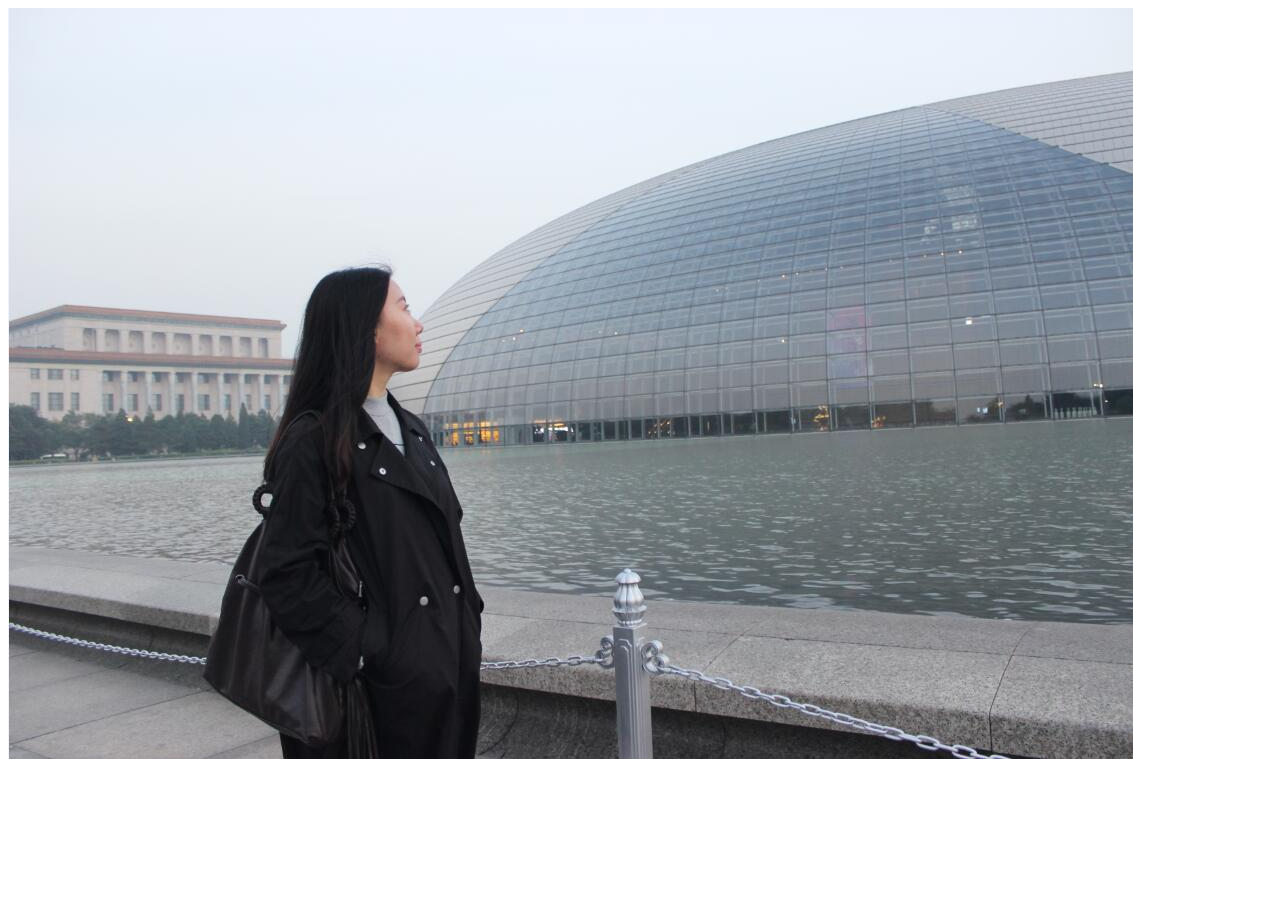
<file: 123.html>
<html>
<body>


<img
src="/images/one.jpg"
border="0" usemap="#planetmap"
alt="Planets" />

<map name="planetmap" id="planetmap">

<area
shape="circle"
coords="180,139,14"
href ="/images/one1.jpg"
target ="_blank"
alt="Venus" />

<area
shape="circle"
coords="129,161,10"
href ="/images/two.jpg"
target ="_blank"
alt="Mercury" />

<area
shape="rect"
coords="0,0,110,260"
href ="/images/two1.jpg"
target ="_blank"
alt="Sun" />

</map>

</body>
</html>
</file>
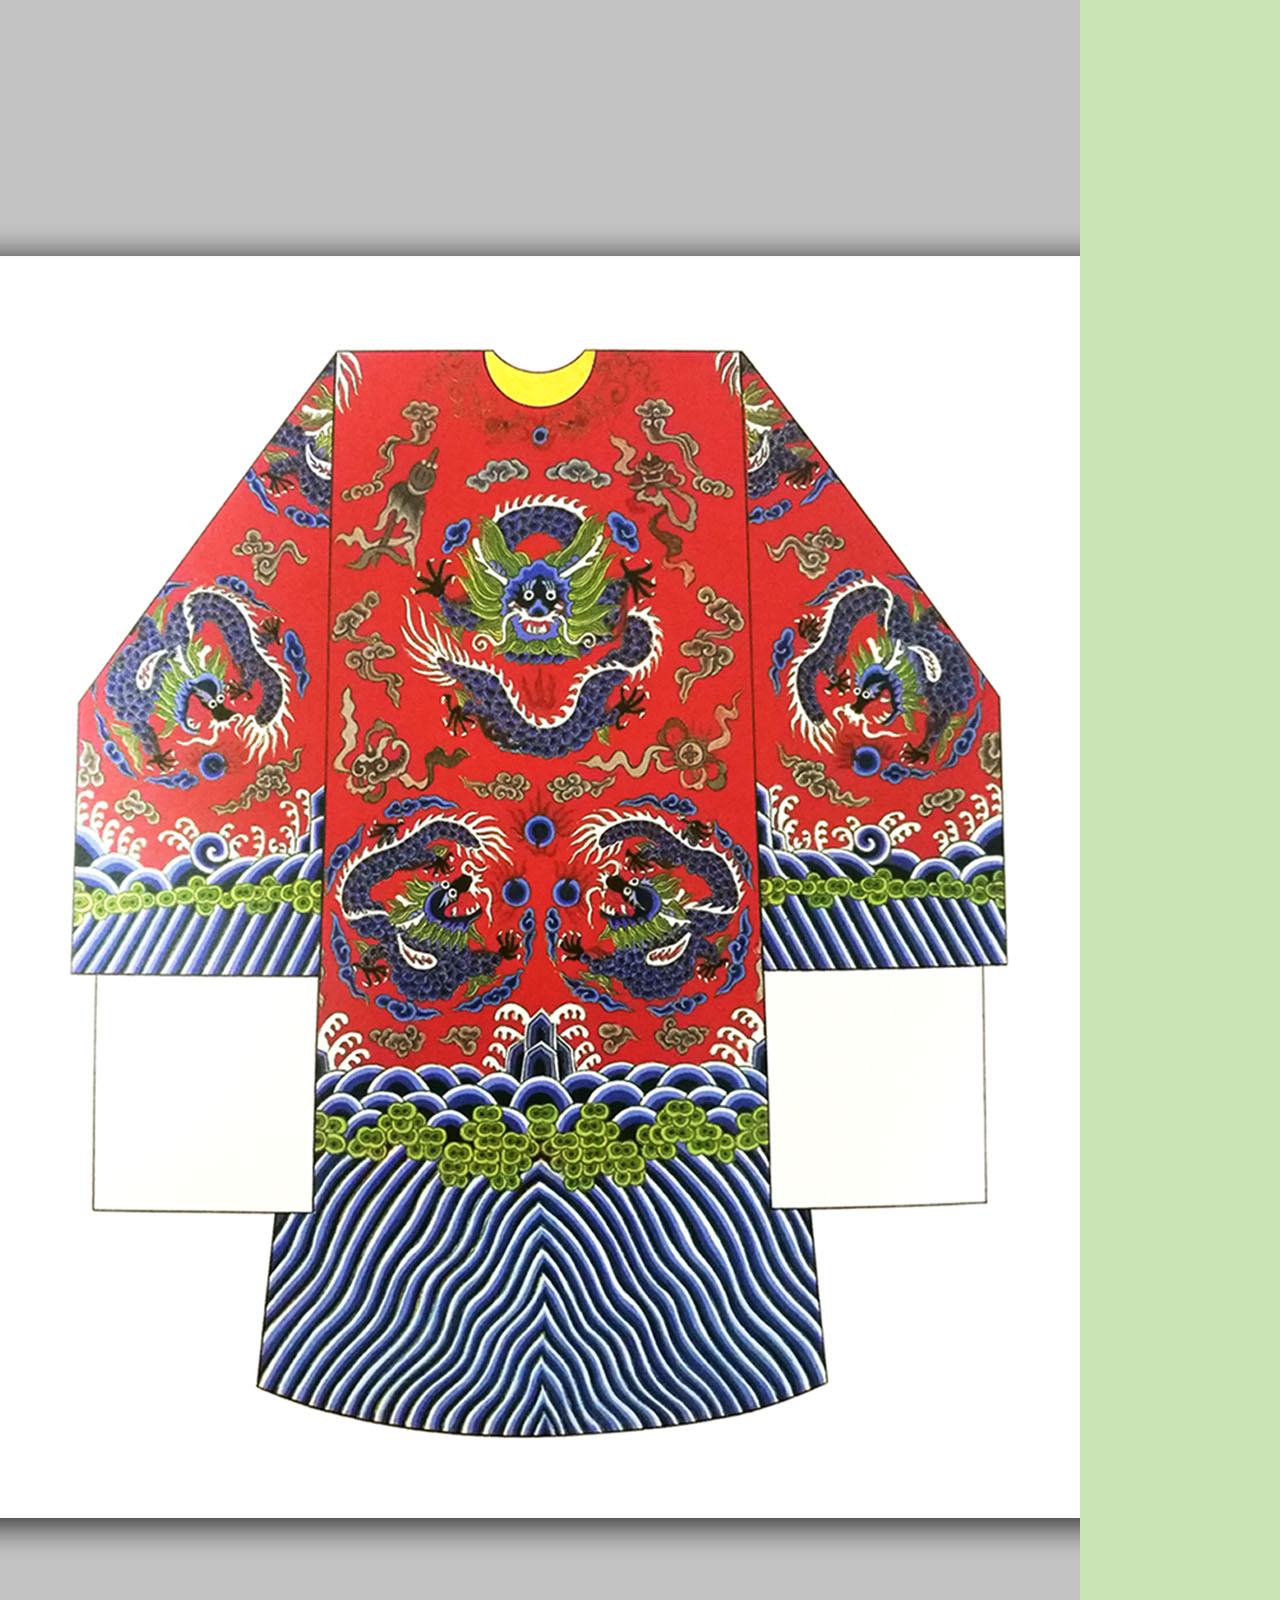
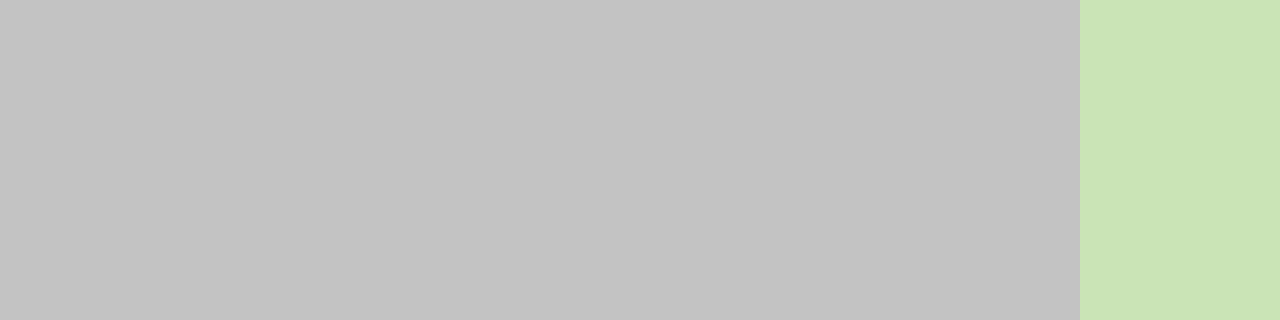
<file: grateful/caixiushituan.html>
<html lang=zh-cmn-Hans class="no-js">
<head>
<meta http-equiv="Content-Type" content="text/html; charset=utf-8" />
<meta http-equiv="X-UA-Compatible" content="IE=edge">
<meta name="viewport" content="width=device-width, initial-scale=1">
<title>彩绣十团龙红色蟒袍</title>

<link rel="stylesheet" type="text/css" href="css/normalize.css" />
<link rel="stylesheet" type="text/css" href="css/demo.css" />
<link rel="stylesheet" type="text/css" href="css/dialog.css" />

<link rel="stylesheet" type="text/css" href="css/dialog-jamie.css" />
<style type="text/css">
body,td,th {
	font-family: Raleway, Arial, sans-serif;
}
</style>
<script type="text/javascript" src="js/snap.svg-min.js"></script>
<script type="text/javascript" src="js/modernizr.custom.js"></script>

</head>
<body>

<img
src="\grateful\images\caixiushituan.jpg"
border="0" usemap="#planetmap"
alt="Planets" />

<map name="planetmap" id="planetmap">

<area
shape="rect"
coords="345,389,431,553"
onclick="picOne()"
data-dialog="picOnedialog"
target ="_blank"
alt="Venus" />

<area
shape="rect"
coords="433,511,675,745"
onclick="picTwo()"
data-dialog2="picTwodialog"
target ="_blank"
alt="Venus" />

<area
shape="rect"
coords="325,810,515,1000"
onclick="picThree()"
data-dialog3="picThreedialog"
target ="_blank"
alt="Venus" />

<area
shape="rect"
coords="280,1080,825,1400"
onclick="picFour()"
data-dialog4="picFourdialog"
target ="_blank"
alt="Venus" />


</map>

	<div id="picOnedialog" class="dialog">
		<div class="dialog__overlay"></div>
		<div class="dialog__content">
			<div class="morph-shape" data-morph-open="M33,0h41c0,0,0,9.871,0,29.871C74,49.871,74,60,74,60H32.666h-0.125H6c0,0,0-10,0-30S6,0,6,0H33" data-morph-close="M33,0h41c0,0-5,9.871-5,29.871C69,49.871,74,60,74,60H32.666h-0.125H6c0,0-5-10-5-30S6,0,6,0H33">
				<svg xmlns="http://www.w3.org/2000/svg" width="100%" height="100%" viewBox="0 0 80 60" preserveAspectRatio="none">
					<path d="M33,0h41c0,0-5,9.871-5,29.871C69,49.871,74,60,74,60H32.666h-0.125H6c0,0-5-10-5-30S6,0,6,0H33"></path>
				</svg>
			</div>
			<div class="dialog-inner">
				<h1>八吉祥（花、罐、鱼、肠、轮、螺、伞、盖）</h1><div><button class="action" data-dialog-close>关闭</button></div>
			</div>
		</div>
	</div>
	
	<div id="picTwodialog" class="dialog">
		<div class="dialog__overlay"></div>
		<div class="dialog__content">
			<div class="morph-shape" data-morph-open="M33,0h41c0,0,0,9.871,0,29.871C74,49.871,74,60,74,60H32.666h-0.125H6c0,0,0-10,0-30S6,0,6,0H33" data-morph-close="M33,0h41c0,0-5,9.871-5,29.871C69,49.871,74,60,74,60H32.666h-0.125H6c0,0-5-10-5-30S6,0,6,0H33">
				<svg xmlns="http://www.w3.org/2000/svg" width="100%" height="100%" viewBox="0 0 80 60" preserveAspectRatio="none">
					<path d="M33,0h41c0,0-5,9.871-5,29.871C69,49.871,74,60,74,60H32.666h-0.125H6c0,0-5-10-5-30S6,0,6,0H33"></path>
				</svg>
			</div>
			<div class="dialog-inner" >
				<h1>坐龙，传统寓意纹样。是中国常见的龙纹之一，取其作蹲坐之态而得名。</h1><div><button class="action" data-dialog-close>关闭</button></div>
			</div>
		</div>
	</div>
    
    	<div id="picThreedialog" class="dialog">
		<div class="dialog__overlay"></div>
		<div class="dialog__content">
			<div class="morph-shape" data-morph-open="M33,0h41c0,0,0,9.871,0,29.871C74,49.871,74,60,74,60H32.666h-0.125H6c0,0,0-10,0-30S6,0,6,0H33" data-morph-close="M33,0h41c0,0-5,9.871-5,29.871C69,49.871,74,60,74,60H32.666h-0.125H6c0,0-5-10-5-30S6,0,6,0H33">
				<svg xmlns="http://www.w3.org/2000/svg" width="100%" height="100%" viewBox="0 0 80 60" preserveAspectRatio="none">
					<path d="M33,0h41c0,0-5,9.871-5,29.871C69,49.871,74,60,74,60H32.666h-0.125H6c0,0-5-10-5-30S6,0,6,0H33"></path>
				</svg>
			</div>
			<div class="dialog-inner" >
				<h1>行龙纹是传统寓意纹样，龙纹的一种。表现龙的行走之态，故名“走龙”。</h1><div><button class="action" data-dialog-close>关闭</button></div>
			</div>
		</div>
	</div>
    
    	<div id="" class="dialog">
		<div class="dialog__overlay"></div>
		<div class="dialog__content">
			<div class="morph-shape" data-morph-open="M33,0h41c0,0,0,9.871,0,29.871C74,49.871,74,60,74,60H32.666h-0.125H6c0,0,0-10,0-30S6,0,6,0H33" data-morph-close="M33,0h41c0,0-5,9.871-5,29.871C69,49.871,74,60,74,60H32.666h-0.125H6c0,0-5-10-5-30S6,0,6,0H33">
				<svg xmlns="http://www.w3.org/2000/svg" width="100%" height="100%" viewBox="0 0 80 60" preserveAspectRatio="none">
					<path d="M33,0h41c0,0-5,9.871-5,29.871C69,49.871,74,60,74,60H32.666h-0.125H6c0,0-5-10-5-30S6,0,6,0H33"></path>
				</svg>
			</div>
			<div class="dialog-inner" >
				<h1>龙袍、蟒袍下端斜向排列的线条称“水脚”。水脚上有波涛翻滚的水浪，水浪之上又立有山石宝物，俗称为“江牙海水”。</h1><div><button class="action" data-dialog-close>关闭</button></div>
			</div>
		</div>
	</div>
    
    	<div id="picFourdialog" class="dialog">
		<div class="dialog__overlay"></div>
		<div class="dialog__content">
			<div class="morph-shape" data-morph-open="M199.5,100c0,54.955-44.768,99.5-100,99.5s-100-44.545-100-99.5c0-54.956,44.769-99.5,100-99.5
S199.5,45.044,199.5,100z">
				<svg xmlns="http://www.w3.org/2000/svg" width="100%" height="100%" viewBox="0 0 200 200" preserveAspectRatio="xMidYMid meet">
					<path d="M199.5,100c0,0.552-44.768,1-100,1s-100-0.448-100-1s44.769-1,100-1S199.5,99.448,199.5,100z"></path>
				</svg>
			</div>
			<div class="dialog-inner">
				<h1>龙袍、蟒袍下端斜向排列的线条称“水脚”。水脚上有波涛翻滚的水浪，水浪之上又立有山石宝物，俗称为“江牙海水”</h1><div><button class="action" data-dialog-close>关闭</button></div>
			</div>
		</div>
	</div>
    
    


<script type="text/javascript" src="js/classie.js" charset="utf-8"></script>
<script type="text/javascript" src="js/dialogFx.js" charset="utf-8"></script>
<script type="text/javascript">
(function picOne() {

	var dlgtrigger = document.querySelector( '[data-dialog]' ),

		picOnedialog = document.getElementById( dlgtrigger.getAttribute( 'data-dialog' ) ),
		// svg..
		morphEl = picOnedialog.querySelector( '.morph-shape' ),
		s = Snap( morphEl.querySelector( 'svg' ) ),
		path = s.select( 'path' ),
		steps = { 
			open : morphEl.getAttribute( 'data-morph-open' ),
			close : morphEl.getAttribute( 'data-morph-close' )
		},
		dlg = new DialogFx( picOnedialog, {
			onOpenDialog : function( instance ) {
				// animate path
				setTimeout(function() {
					path.stop().animate( { 'path' : steps.open }, 1500, mina.elastic );
				}, 250 );
			},
			onCloseDialog : function( instance ) {
				// animate path
				path.stop().animate( { 'path' : steps.close }, 250, mina.easeout );
			}
		} );

	dlgtrigger.addEventListener( 'click', dlg.toggle.bind(dlg) );

})();

(function picTwo() {

	var dlgtrigger = document.querySelector( '[data-dialog2]' ),

		picTwodialog = document.getElementById( dlgtrigger.getAttribute( 'data-dialog2' ) ),
		// svg..
		morphEl = picTwodialog.querySelector( '.morph-shape' ),
		s = Snap( morphEl.querySelector( 'svg' ) ),
		path = s.select( 'path' ),
		steps = { 
			open : morphEl.getAttribute( 'data-morph-open' ),
			close : morphEl.getAttribute( 'data-morph-close' )
		},
		dlg = new DialogFx( picTwodialog, {
			onOpenDialog : function( instance ) {
				// animate path
				setTimeout(function() {
					path.stop().animate( { 'path' : steps.open }, 1500, mina.elastic );
				}, 250 );
			},
			onCloseDialog : function( instance ) {
				// animate path
				path.stop().animate( { 'path' : steps.close }, 250, mina.easeout );
			}
		} );

	dlgtrigger.addEventListener( 'click', dlg.toggle.bind(dlg) );

})();


(function picThree() {

	var dlgtrigger = document.querySelector( '[data-dialog3]' ),

		picThreedialog = document.getElementById( dlgtrigger.getAttribute( 'data-dialog3' ) ),
		// svg..
		morphEl = picThreedialog.querySelector( '.morph-shape' ),
		s = Snap( morphEl.querySelector( 'svg' ) ),
		path = s.select( 'path' ),
		steps = { 
			open : morphEl.getAttribute( 'data-morph-open' ),
			close : morphEl.getAttribute( 'data-morph-close' )
		},
		dlg = new DialogFx( picThreedialog, {
			onOpenDialog : function( instance ) {
				// animate path
				setTimeout(function() {
					path.stop().animate( { 'path' : steps.open }, 1500, mina.elastic );
				}, 250 );
			},
			onCloseDialog : function( instance ) {
				// animate path
				path.stop().animate( { 'path' : steps.close }, 250, mina.easeout );
			}
		} );

	dlgtrigger.addEventListener( 'click', dlg.toggle.bind(dlg) );

})();


(function () {

	var dlgtrigger = document.querySelector( '[data-dialog4]' ),

		picFourdialog = document.getElementById( dlgtrigger.getAttribute( 'data-dialog4' ) ),
		// svg..
		morphEl = picFourdialog.querySelector( '.morph-shape' ),
		s = Snap( morphEl.querySelector( 'svg' ) ),
		path = s.select( 'path' ),
		steps = { 
			open : morphEl.getAttribute( 'data-morph-open' ),
			close : morphEl.getAttribute( 'data-morph-close' )
		},
		dlg = new DialogFx( picFourdialog, {
			onOpenDialog : function( instance ) {
				// animate path
				setTimeout(function() {
					path.stop().animate( { 'path' : steps.open }, 1500, mina.elastic );
				}, 250 );
			},
			onCloseDialog : function( instance ) {
				// animate path
				path.stop().animate( { 'path' : steps.close }, 250, mina.easeout );
			}
		} );

	dlgtrigger.addEventListener( 'click', dlg.toggle.bind(dlg) );

})();

(function picFour() {

	var dlgtrigger = document.querySelector( '[data-dialog4]' ),

		picFourdialog = document.getElementById( dlgtrigger.getAttribute( 'data-dialog4' ) ),
		// svg..
		morphEl = picFourdialog.querySelector( '.morph-shape' ),
		s = Snap( morphEl.querySelector( 'svg' ) ),
		path = s.select( 'path' ),
		initialPath = path.attr('d'),
		steps = { 
			open : morphEl.getAttribute( 'data-morph-open' )
		},
		dlg = new DialogFx( picFourdialog, {
			onOpenDialog : function( instance ) {
				// reset path
				morphEl.querySelector( 'svg > path' ).setAttribute( 'd', initialPath );
				// animate path
				path.stop().animate( { 'path' : steps.open }, 300, mina.easein );
			}
		} );

	dlgtrigger.addEventListener( 'click', dlg.toggle.bind(dlg) );

})();
</script>

</script>

<audio hidden="hidden" src="\grateful\music\ganlusi.mp3"  autoplay="autoplay" controls />
</body>
</html>
</file>
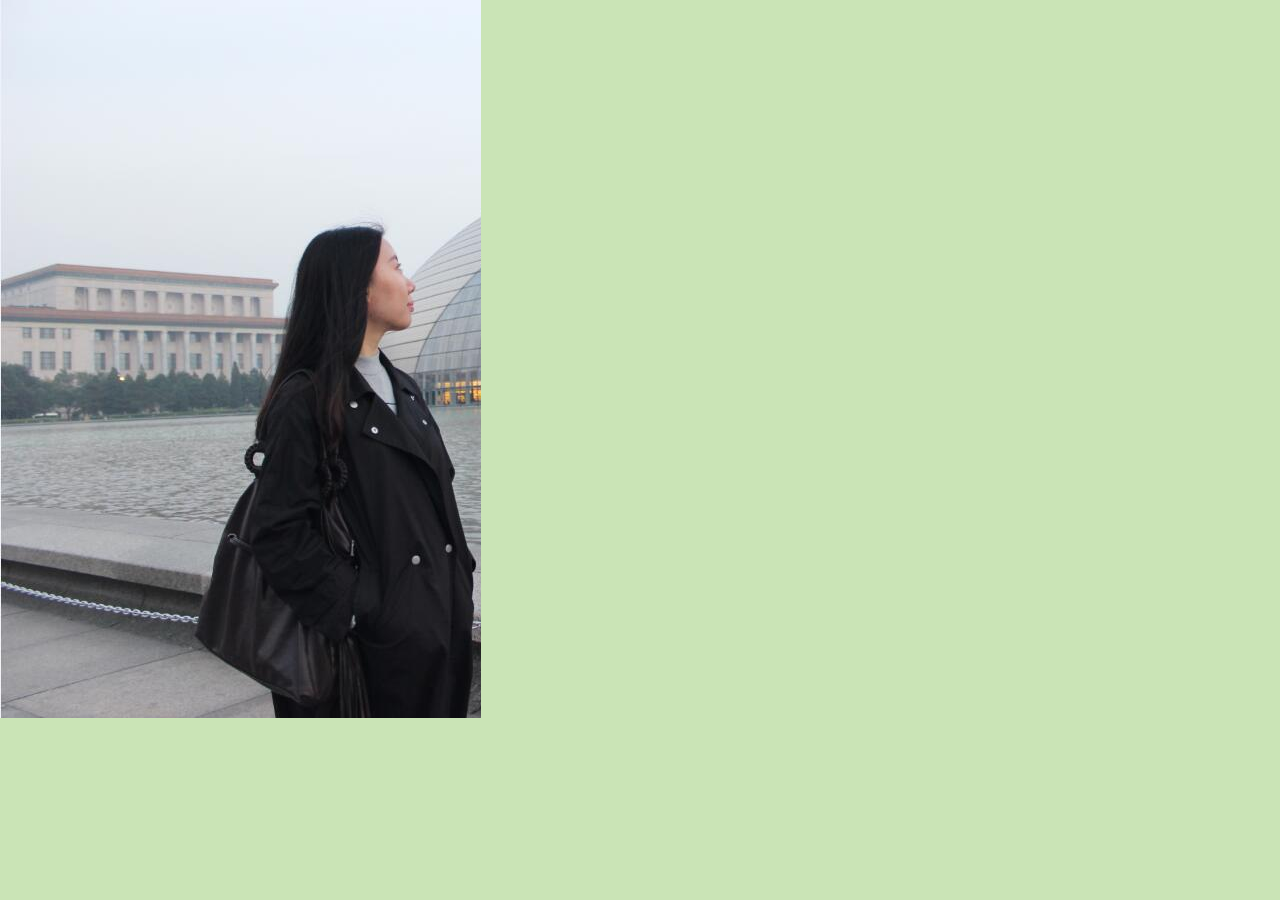
<file: grateful/firstImage.html>
<html lang=zh-cmn-Hans class="no-js">
<head>
<meta http-equiv="Content-Type" content="text/html; charset=utf-8" />
<meta http-equiv="X-UA-Compatible" content="IE=edge">
<meta name="viewport" content="width=device-width, initial-scale=1">
<title>hml</title>

<!--������-->
<link rel="stylesheet" type="text/css" href="css/normalize.css" />
<link rel="stylesheet" type="text/css" href="css/demo.css" />

<!-- �����Ի�����ʽ -->
<link rel="stylesheet" type="text/css" href="css/dialog.css" />

<!-- css3����������ʽ -->
<link rel="stylesheet" type="text/css" href="css/dialog-jamie.css" />

<script type="text/javascript" src="js/snap.svg-min.js"></script>
<script type="text/javascript" src="js/modernizr.custom.js"></script>

</head>
<body>
<!--�Զ���������-->

<img
src="\grateful\images\testImage.jpg"
border="0" usemap="#planetmap"
alt="Planets" />

<map name="planetmap" id="planetmap">

<area
shape="rect"
coords="2,257,270,365"
onclick="copyTextOne()"
data-dialog0="palacedialog"
target ="_blank"
alt="Venus" />

<area
shape="circle"
coords="129,161,10"
href ="/images/two.jpg"
target ="_blank"
alt="Mercury" />

<area
shape="rect"
coords="307,224,413,349"
onclick="copyText()"
data-dialog="headdialog" 
target ="_blank"
alt="Sun" />

</map>

	<div id="headdialog" class="dialog">
		<div class="dialog__overlay"></div>
		<div class="dialog__content">
			<div class="morph-shape" data-morph-open="M33,0h41c0,0,0,9.871,0,29.871C74,49.871,74,60,74,60H32.666h-0.125H6c0,0,0-10,0-30S6,0,6,0H33" data-morph-close="M33,0h41c0,0-5,9.871-5,29.871C69,49.871,74,60,74,60H32.666h-0.125H6c0,0-5-10-5-30S6,0,6,0H33">
				<svg xmlns="http://www.w3.org/2000/svg" width="100%" height="100%" viewBox="0 0 80 60" preserveAspectRatio="none">
					<path d="M33,0h41c0,0-5,9.871-5,29.871C69,49.871,74,60,74,60H32.666h-0.125H6c0,0-5-10-5-30S6,0,6,0H33"></path>
				</svg>
			</div>
			<div class="dialog-inner" charset="GBK">
				<h2><strong>中文测试</strong>, this is head</h2><div><button class="action" data-dialog-close>close</button></div>
			</div>
		</div>
	</div>
	
		<div id="palacedialog" class="dialog">
		<div class="dialog__overlay"></div>
		<div class="dialog__content">
			<div class="morph-shape" data-morph-open="M199.5,100c0,54.955-44.768,99.5-100,99.5s-100-44.545-100-99.5c0-54.956,44.769-99.5,100-99.5
S199.5,45.044,199.5,100z">
				<svg xmlns="http://www.w3.org/2000/svg" width="100%" height="100%" viewBox="0 0 200 200" preserveAspectRatio="xMidYMid meet">
					<path d="M199.5,100c0,0.552-44.768,1-100,1s-100-0.448-100-1s44.769-1,100-1S199.5,99.448,199.5,100z"></path>
				</svg>
			</div>
			<div class="dialog-inner">
				<h2><strong>hello</strong>, this is palace</h2><div><button class="action" data-dialog-close>Close</button></div>
			</div>
		</div>
	</div>


<script type="text/javascript" src="js/classie.js" charset="utf-8"></script>
<script type="text/javascript" src="js/dialogFx.js" charset="utf-8"></script>
<script type="text/javascript">
(function copyText() {

	var dlgtrigger = document.querySelector( '[data-dialog0]' ),

		headdialog = document.getElementById( dlgtrigger.getAttribute( 'data-dialog0' ) ),
		// svg..
		morphEl = headdialog.querySelector( '.morph-shape' ),
		s = Snap( morphEl.querySelector( 'svg' ) ),
		path = s.select( 'path' ),
		steps = { 
			open : morphEl.getAttribute( 'data-morph-open' ),
			close : morphEl.getAttribute( 'data-morph-close' )
		},
		dlg = new DialogFx( headdialog, {
			onOpenDialog : function( instance ) {
				// animate path
				setTimeout(function() {
					path.stop().animate( { 'path' : steps.open }, 1500, mina.elastic );
				}, 250 );
			},
			onCloseDialog : function( instance ) {
				// animate path
				path.stop().animate( { 'path' : steps.close }, 250, mina.easeout );
			}
		} );

	dlgtrigger.addEventListener( 'click', dlg.toggle.bind(dlg) );

})();


(function copyTextOne() {

	var dlgtrigger = document.querySelector( '[data-dialog]' ),

		palacedialog = document.getElementById( dlgtrigger.getAttribute( 'data-dialog' ) ),
		// svg..
		morphEl = palacedialog.querySelector( '.morph-shape' ),
		s = Snap( morphEl.querySelector( 'svg' ) ),
		path = s.select( 'path' ),
		initialPath = path.attr('d'),
		steps = { 
			open : morphEl.getAttribute( 'data-morph-open' )
		},
		dlg = new DialogFx( palacedialog, {
			onOpenDialog : function( instance ) {
				// reset path
				morphEl.querySelector( 'svg > path' ).setAttribute( 'd', initialPath );
				// animate path
				path.stop().animate( { 'path' : steps.open }, 300, mina.easein );
			}
		} );

	dlgtrigger.addEventListener( 'click', dlg.toggle.bind(dlg) );

})();
</script>

<audio hidden="hidden" src="http://7xqsae.com1.z0.glb.clouddn.com/Amy%20Diamond%20-%20Heartbeats.mp3"  autoplay="autoplay" controls />
</body>
</html>
</file>
<file: grateful/css/demo.css>
@font-face {
	font-weight: normal;
	font-style: normal;
	font-family: 'codropsicons';
	src:url('../fonts/codropsicons/codropsicons.eot');
	src:url('../fonts/codropsicons/codropsicons.eot?#iefix') format('embedded-opentype'),
		url('../fonts/codropsicons/codropsicons.woff') format('woff'),
		url('../fonts/codropsicons/codropsicons.ttf') format('truetype'),
		url('../fonts/codropsicons/codropsicons.svg#codropsicons') format('svg');
}

*, *:after, *:before { -webkit-box-sizing: border-box; box-sizing: border-box; }
.clearfix:before, .clearfix:after { content: ''; display: table; }
.clearfix:after { clear: both; }

body {
	background: #cae4b6;
	color: #c94e50;
	font-weight: 400;
	font-size: 1em;
	font-family: 'Raleway', Arial, sans-serif;
}

a, button {
	color: #74716D;
	text-decoration: none;
	outline: none;
}

a:hover, a:focus {
	color: #c94e50;
	outline: none;
}

button {
	padding: 1em 2em;
	outline: none;
	font-weight: 600;
	border: none;
	color: #fff;
	background: #c94e50;
}

.content {
	max-width: 1000px;
	padding: 0 1em;
	margin: 0 auto;
	text-align: center;
	-webkit-touch-callout: none;
	-webkit-user-select: none;
	-khtml-user-select: none;
	-moz-user-select: none;
	-ms-user-select: none;
	user-select: none;
}

.button-wrap {
	padding: 2.5em 0 0;
	font-size: 1.25em;
}

button.trigger {
	background: #c94e50;
	color: #fff;
	border: none;
}

.menu {
	display: -webkit-flex;
	display: flex;
	-webkit-flex-wrap: wrap;
	flex-wrap: wrap;
}

.menu:before, .menu:after { content: ''; display: table; }
.menu:after { clear: both; }

.menu > div {
	flex: auto;
	text-align: left;
	margin: 0.25em;
	padding: 2em 3em;
	background: rgba(255,255,255,0.2);
}

.menu h2 {
	margin: 0 0 0.25em;
	padding: 0 0 0.25em;
	letter-spacing: 1px;
	text-transform: uppercase;
	font-size: 72.25%;
	color: #9BA890;
}

.menu ul {
	padding: 0;
	margin: 0;
	list-style: none;
}

.menu ul:not(:last-of-type) {
	padding-bottom: 2em;
}

.menu ul li a {
	display: block;
	font-weight: bold;
	padding: 0.25em 0;
	font-size: 145%;
}

.menu ul li a.current-demo {
	color: #fff;
}

/* Header */
.codrops-header {
	padding: 2.75em 0 3em;
	letter-spacing: -1px;
}

.codrops-header h1 {
	font-size: 3.65em;
	line-height: 1;
	margin: 0;
}

.codrops-header h1 span {
	display: block;
	width: 15em;
	font-size: 21%;
	padding: 1em 0;
	margin: 0 auto;
	text-transform: uppercase;
	letter-spacing: 2px;
	position: relative;
}

.codrops-header h1 span::before,
.codrops-header h1 span::after {
	content: '';
	position: absolute;
	width: 25%;
	height: 2px;
	top: 50%;
	margin-top: -1px;
	background: #c94e50;
}

.codrops-header h1 span::before {
	right: 100%;
}

.codrops-header h1 span::after {
	left: 100%;
}

/* To Navigation Style */
.codrops-links {
	text-transform: uppercase;
	font-size: 1.25em;
	font-weight: 200;
}

.codrops-links a {
	display: inline-block;
	padding: 0.5em 0;
	margin: 0.5em;
	text-decoration: none;
	letter-spacing: 1px;
}

.codrops-icon span {
	display: none;
}

.codrops-icon:before {
	margin: 0 4px;
	text-transform: none;
	font-weight: normal;
	font-style: normal;
	font-variant: normal;
	font-family: 'codropsicons';
	line-height: 1;
	speak: none;
	-webkit-font-smoothing: antialiased;
}

.codrops-icon-drop:before {
	content: "\e001";
}

.codrops-icon-prev:before {
	content: "\e004";
}

/* Related demos */
.related {
	margin-top: 8em;
	clear: both;
	padding: 1em 0 20em;
	font-weight: bold;
}

.related > a {
	display: inline-block;
}
</file>
<file: grateful/css/dialog.css>
.dialog,
.dialog__overlay {
	width: 100%;
	height: 100%;
	top: 0;
	left: 0;
}

.dialog {
	position: fixed;
	display: -webkit-flex;
	display: flex;
	-webkit-align-items: center;
	align-items: center;
	-webkit-justify-content: center;
	justify-content: center;
	pointer-events: none;
}

.dialog__overlay {
	position: absolute;
	z-index: 1;
	background: rgba(55, 58, 71, 0.9);
	opacity: 0;
	-webkit-transition: opacity 0.3s;
	transition: opacity 0.3s;
	-webkit-backface-visibility: hidden;
}

.dialog--open .dialog__overlay {
	opacity: 1;
	pointer-events: auto;
}

.dialog__content {
	width: 50%;
	max-width: 560px;
	min-width: 290px;
	background: #fff;
	padding: 4em;
	text-align: center;
	position: relative;
	z-index: 5;
	opacity: 0;
}

.dialog--open .dialog__content {
	pointer-events: auto;
}

/* Content */
.dialog h2 {
	margin: 0;
	font-weight: 400;
	font-size: 2em;
	padding: 0 0 2em;
	margin: 0;
}
</file>
<file: grateful/css/dialog-jamie.css>
.dialog__overlay {
	-webkit-transition-duration: 0.5s;
	transition-duration: 0.5s;
}

.dialog__content {
	background: transparent;
}

.morph-shape {
	position: absolute;
	width: 125%;
	height: 100%;
	top: 0;
	left: -12.5%;
	z-index: -1;
}

.morph-shape svg {
	fill: #fff;
}

.dialog.dialog--open .dialog__content,
.dialog.dialog--close .dialog__content {
	-webkit-animation-duration: 0.5s;
	animation-duration: 0.5s;
	-webkit-animation-fill-mode: forwards;
	animation-fill-mode: forwards;
	-webkit-animation-timing-function: cubic-bezier(0.8,0,0.2,1);
	animation-timing-function: cubic-bezier(0.8,0,0.2,1);
}

.dialog.dialog--open .dialog__content {
	-webkit-animation-name: anim-open;
	animation-name: anim-open;
}

.dialog.dialog--close .dialog__content {
	-webkit-animation-name: anim-close;
	animation-name: anim-close;
}

@-webkit-keyframes anim-open {
	0% { opacity: 0; -webkit-transform: translate3d(calc(50vw + 50%), 0, 0); }
	100% { opacity: 1; -webkit-transform: translate3d(0, 0, 0); }
}

@keyframes anim-open {
	0% { opacity: 0; -webkit-transform: translate3d(calc(50vw + 50%), 0, 0); transform: translate3d(calc(50vw + 50%), 0, 0); }
	100% { opacity: 1; -webkit-transform: translate3d(0, 0, 0); transform: translate3d(0, 0, 0); }
}

@-webkit-keyframes anim-close {
	0% { opacity: 1; }
	100% { opacity: 0; -webkit-transform: translate3d(calc(-50vw - 50%), 0, 0); }
}

@keyframes anim-close {
	0% { opacity: 1; }
	100% { opacity: 0; -webkit-transform: translate3d(calc(-50vw - 50%), 0, 0); transform: translate3d(calc(-50vw - 50%), 0, 0); }
}
</file>
